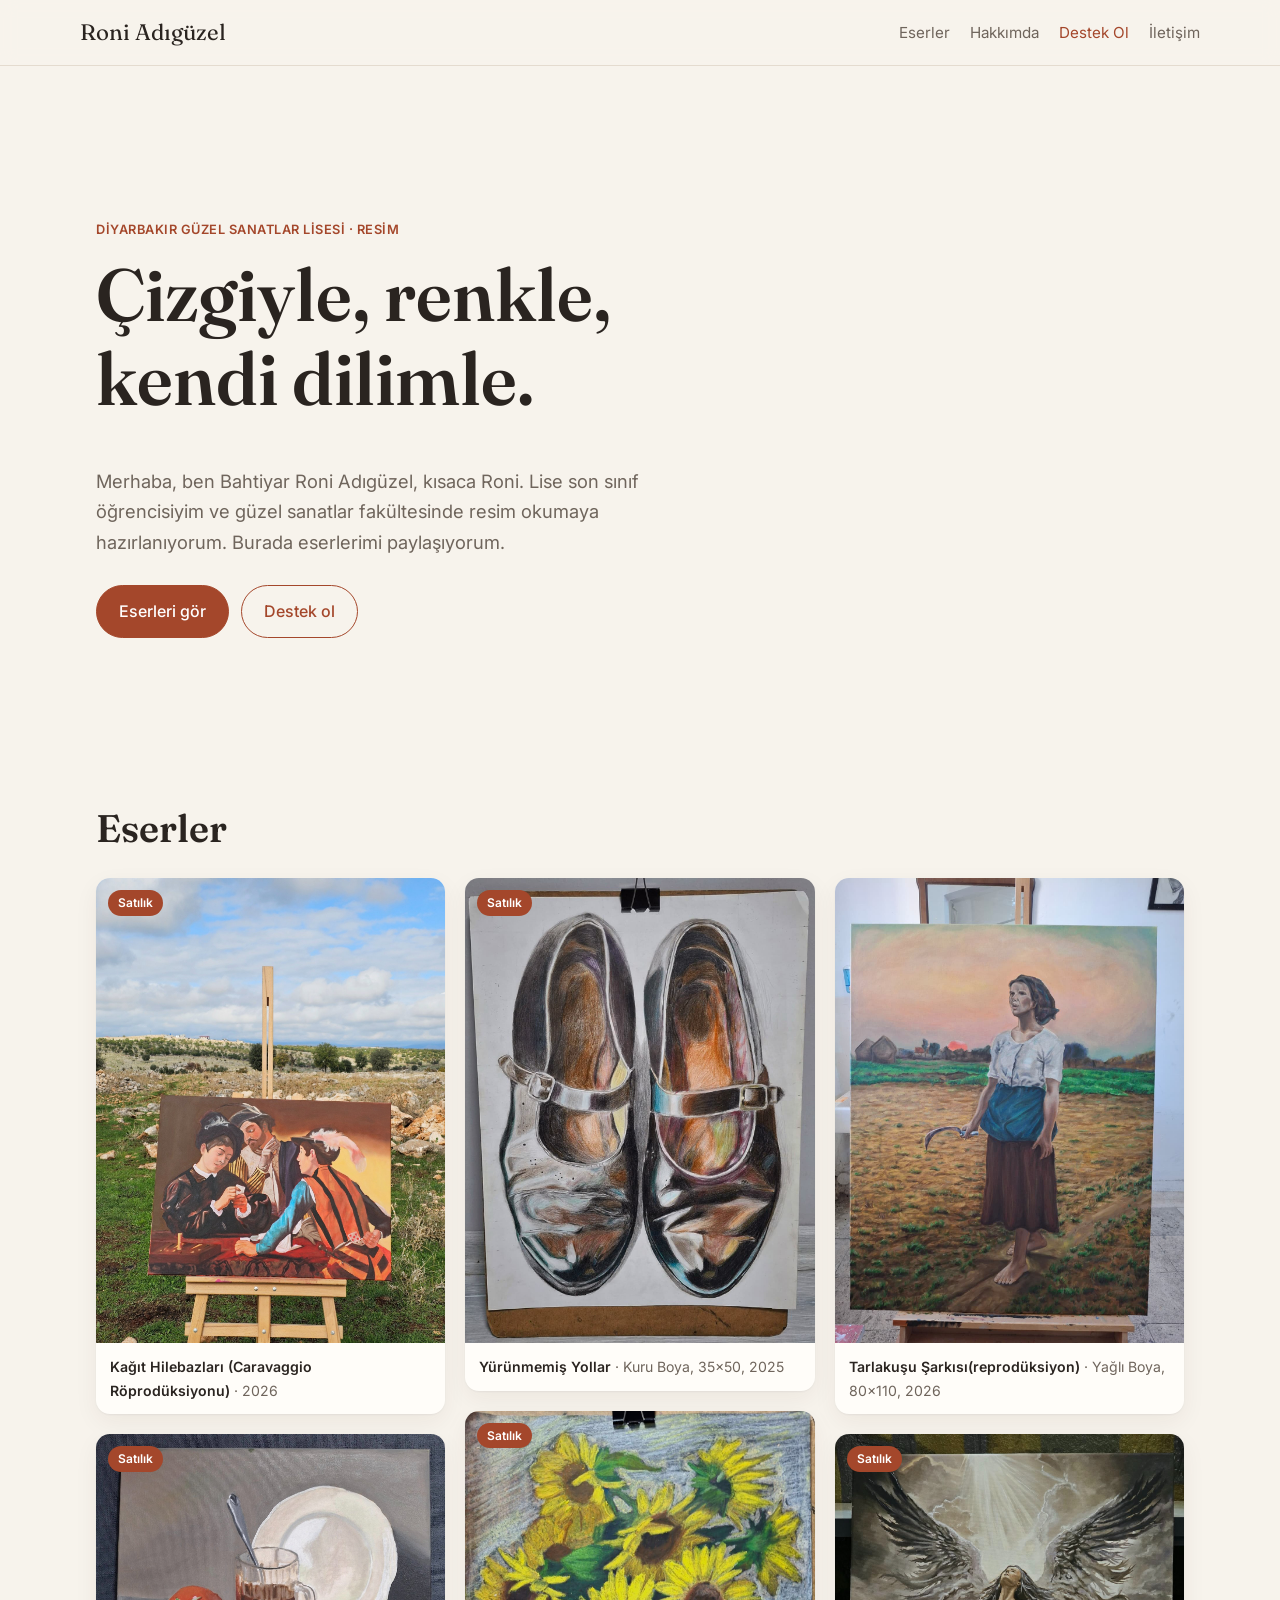
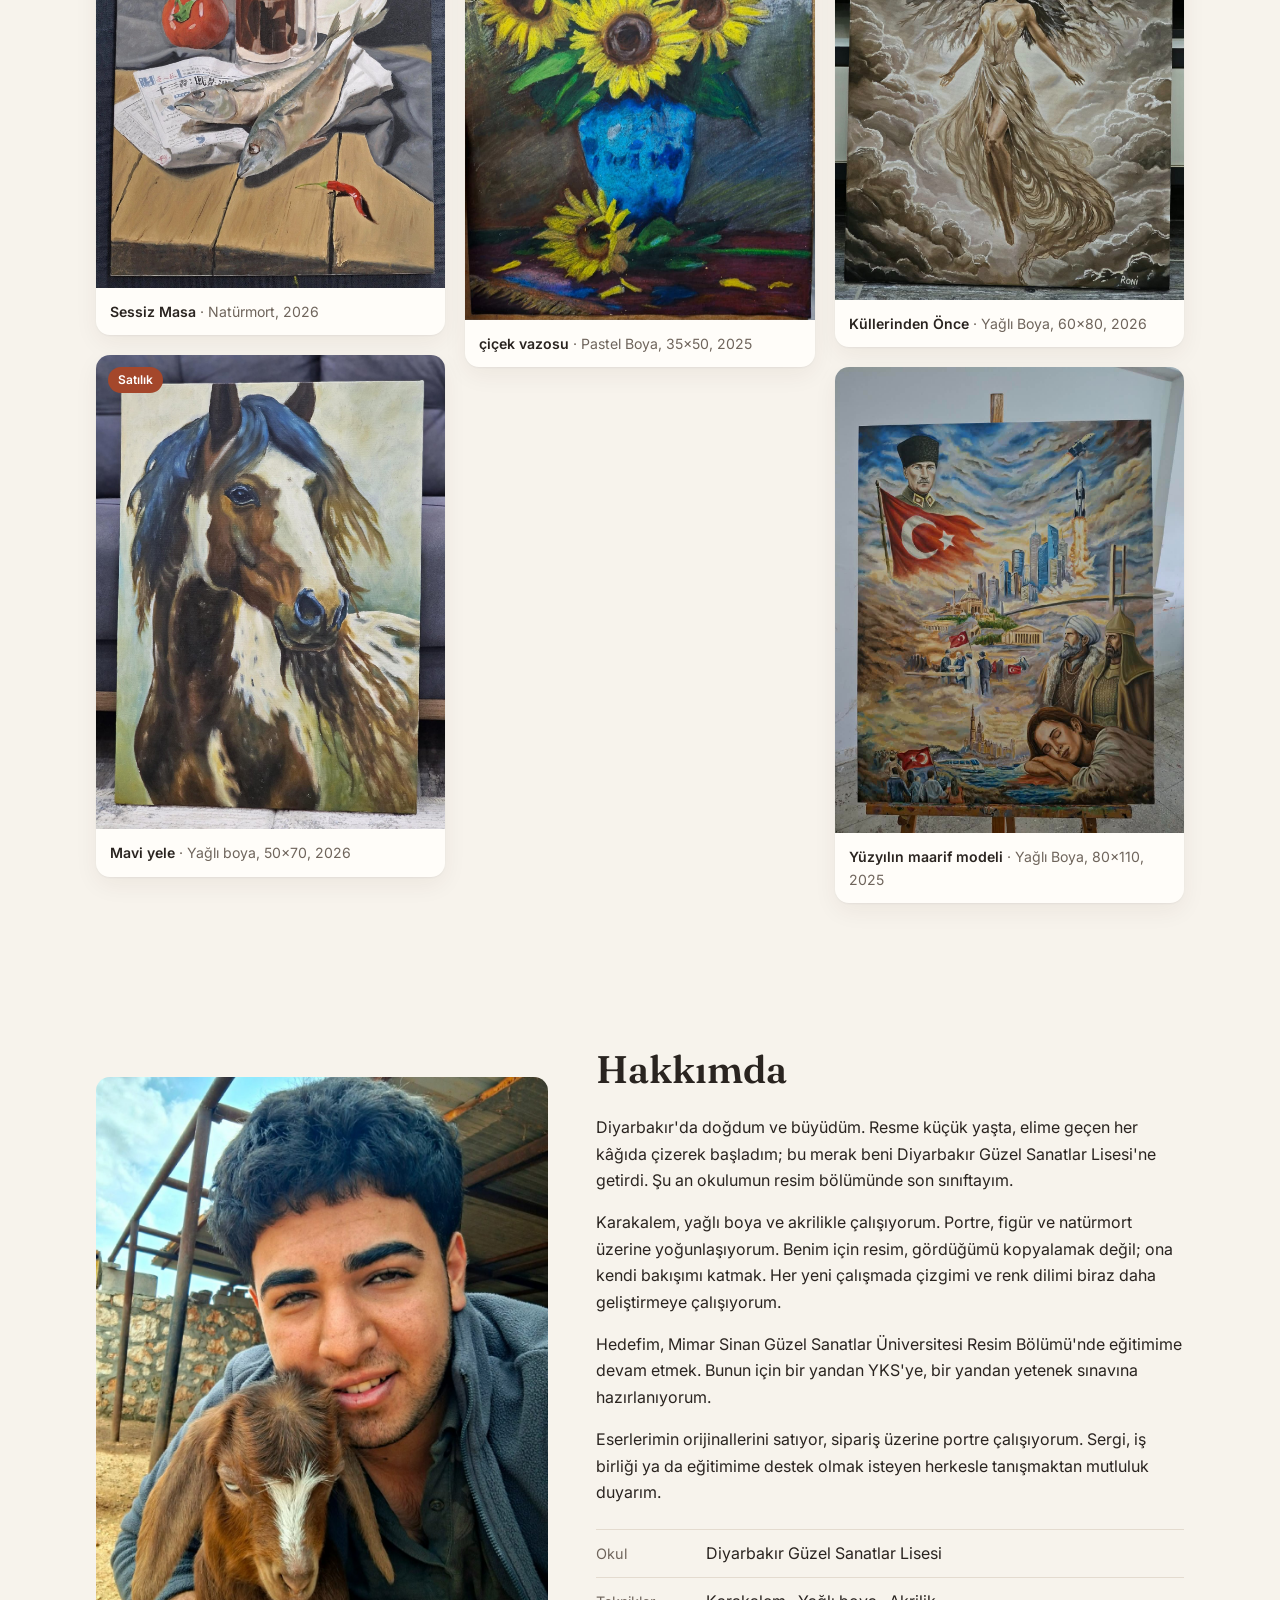
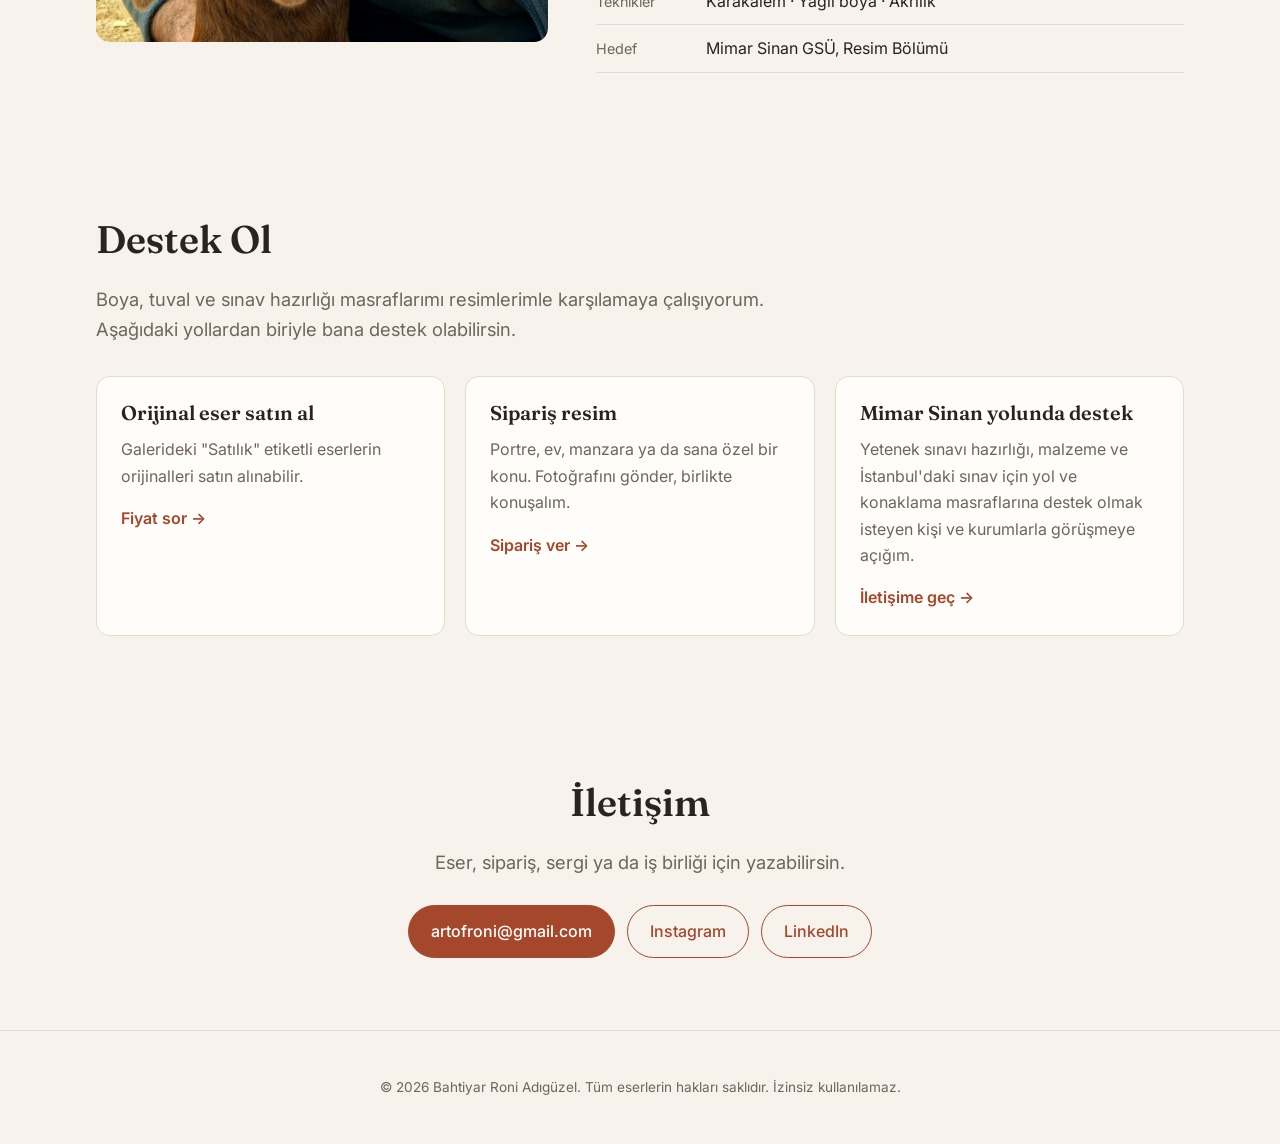
<file: index.html>
<!doctype html>
<html lang="tr">
<head>
  <meta charset="utf-8">
  <meta name="viewport" content="width=device-width, initial-scale=1">
  <title>Bahtiyar Roni Adıgüzel — Resim Portfolyosu</title>
  <meta name="description" content="Diyarbakır Güzel Sanatlar Lisesi öğrencisi Bahtiyar Roni Adıgüzel'in resimleri. Orijinal eser ve sipariş için iletişime geçin.">
  <!-- Sosyal medyada paylaşınca görünecek önizleme -->
  <meta property="og:title" content="Bahtiyar Roni Adıgüzel — Resim Portfolyosu">
  <meta property="og:description" content="Diyarbakır'dan genç bir ressamın eserleri.">
  <meta property="og:image" content="images/kapak.jpg">
  <link rel="preconnect" href="https://fonts.googleapis.com">
  <link rel="preconnect" href="https://fonts.gstatic.com" crossorigin>
  <link href="https://fonts.googleapis.com/css2?family=Fraunces:opsz,wght@9..144,400;9..144,600&family=Inter:wght@400;500;600&display=swap" rel="stylesheet">
  <link rel="stylesheet" href="style.css">
  <!-- Google'da isimle aranınca doğru tanınması için -->
  <script type="application/ld+json">
  {
    "@context": "https://schema.org",
    "@type": "Person",
    "name": "Bahtiyar Roni Adıgüzel",
    "alternateName": "Roni Adıgüzel",
    "email": "mailto:artofroni@gmail.com",
    "jobTitle": "Ressam, Güzel Sanatlar Lisesi öğrencisi",
    "affiliation": { "@type": "School", "name": "Diyarbakır Güzel Sanatlar Lisesi" }
  }
  </script>
</head>
<body>

  <header class="nav">
    <a href="#" class="logo">Roni Adıgüzel</a>
    <button class="menu-btn" id="menu-btn" aria-label="Menü" aria-expanded="false"><span></span><span></span></button>
    <nav>
      <a href="#eserler">Eserler</a>
      <a href="#hakkimda">Hakkımda</a>
      <a href="#destek">Destek Ol</a>
      <a href="#iletisim">İletişim</a>
    </nav>
  </header>

  <section class="hero">
    <p class="eyebrow">Diyarbakır Güzel Sanatlar Lisesi · Resim</p>
    <h1>Çizgiyle, renkle,<br>kendi dilimle.</h1>
    <p class="lead">
      Merhaba, ben Bahtiyar Roni Adıgüzel, kısaca Roni. Lise son sınıf öğrencisiyim ve güzel sanatlar fakültesinde
      resim okumaya hazırlanıyorum. Burada eserlerimi paylaşıyorum.
    </p>
    <div class="hero-actions">
      <a href="#eserler" class="btn">Eserleri gör</a>
      <a href="#destek" class="btn btn-ghost">Destek ol</a>
    </div>
  </section>

  <section id="eserler" class="section">
    <div class="section-head">
      <h2>Eserler</h2>
    </div>
    <div class="gallery" id="gallery"></div>
  </section>

  <section id="hakkimda" class="section about">
    <div class="about-img empty" id="about-img">
      <img alt="Bahtiyar Roni Adıgüzel">
    </div>
    <div>
      <h2>Hakkımda</h2>
      <!-- Bu metni Roni kendi cümleleriyle yeniden yazmalı -->
      <p>
        Diyarbakır'da doğdum ve büyüdüm. Resme küçük yaşta, elime geçen her kâğıda
        çizerek başladım; bu merak beni Diyarbakır Güzel Sanatlar Lisesi'ne getirdi.
        Şu an okulumun resim bölümünde son sınıftayım.
      </p>
      <p>
        Karakalem, yağlı boya ve akrilikle çalışıyorum. Portre, figür ve natürmort
        üzerine yoğunlaşıyorum. Benim için resim, gördüğümü kopyalamak değil; ona
        kendi bakışımı katmak. Her yeni çalışmada çizgimi ve renk dilimi biraz daha
        geliştirmeye çalışıyorum.
      </p>
      <p>
        Hedefim, Mimar Sinan Güzel Sanatlar Üniversitesi Resim Bölümü'nde eğitimime
        devam etmek. Bunun için bir yandan YKS'ye, bir yandan yetenek sınavına
        hazırlanıyorum.
      </p>
      <p>
        Eserlerimin orijinallerini satıyor, sipariş üzerine portre çalışıyorum.
        Sergi, iş birliği ya da eğitimime destek olmak isteyen herkesle tanışmaktan
        mutluluk duyarım.
      </p>
      <ul class="facts">
        <li><span>Okul</span>Diyarbakır Güzel Sanatlar Lisesi</li>
        <li><span>Teknikler</span>Karakalem · Yağlı boya · Akrilik</li>
        <li><span>Hedef</span>Mimar Sinan GSÜ, Resim Bölümü</li>
      </ul>
    </div>
  </section>

  <section id="destek" class="section">
    <h2>Destek Ol</h2>
    <p class="lead narrow">
      Boya, tuval ve sınav hazırlığı masraflarımı resimlerimle karşılamaya çalışıyorum.
      Aşağıdaki yollardan biriyle bana destek olabilirsin.
    </p>
    <div class="cards">
      <article class="card">
        <h3>Orijinal eser satın al</h3>
        <p>Galerideki "Satılık" etiketli eserlerin orijinalleri satın alınabilir.</p>
        <a href="#iletisim" class="link">Fiyat sor →</a>
      </article>
      <article class="card">
        <h3>Sipariş resim</h3>
        <p>Portre, ev, manzara ya da sana özel bir konu. Fotoğrafını gönder, birlikte konuşalım.</p>
        <a href="#iletisim" class="link">Sipariş ver →</a>
      </article>
      <article class="card">
        <h3>Mimar Sinan yolunda destek</h3>
        <p>Yetenek sınavı hazırlığı, malzeme ve İstanbul'daki sınav için yol ve konaklama masraflarına destek olmak isteyen kişi ve kurumlarla görüşmeye açığım.</p>
        <a href="#iletisim" class="link">İletişime geç →</a>
      </article>
    </div>
  </section>

  <section id="iletisim" class="section contact">
    <h2>İletişim</h2>
    <p class="lead narrow">Eser, sipariş, sergi ya da iş birliği için yazabilirsin.</p>
    <div class="contact-links">
      <a class="btn" href="mailto:artofroni@gmail.com">artofroni@gmail.com</a>
      <!-- WhatsApp: numarayı ülke koduyla yaz (ör. 905xxxxxxxxx) ve satırın yorumunu kaldır.
           Roni'nin değil, sipariş takibini yapacak aile üyesinin numarası olması önerilir.
      <a class="btn btn-ghost" href="https://wa.me/90XXXXXXXXXX" target="_blank" rel="noopener">WhatsApp</a> -->
      <!-- Instagram ve LinkedIn admin.html'den girilir; boşsa gizli kalır -->
      <a class="btn btn-ghost" id="link-instagram" target="_blank" rel="noopener" hidden>Instagram</a>
      <a class="btn btn-ghost" id="link-linkedin" target="_blank" rel="noopener" hidden>LinkedIn</a>
    </div>
  </section>

  <footer class="footer">
    <p>© <span id="year"></span> Bahtiyar Roni Adıgüzel. Tüm eserlerin hakları saklıdır. İzinsiz kullanılamaz.</p>
  </footer>

  <div class="lightbox" id="lightbox" hidden>
    <button class="lb-close" aria-label="Kapat">×</button>
    <button class="lb-prev" aria-label="Önceki">‹</button>
    <figure>
      <img id="lb-img" alt="">
      <figcaption id="lb-cap"></figcaption>
    </figure>
    <button class="lb-next" aria-label="Sonraki">›</button>
  </div>

  <script src="main.js"></script>
</body>
</html>
</file>
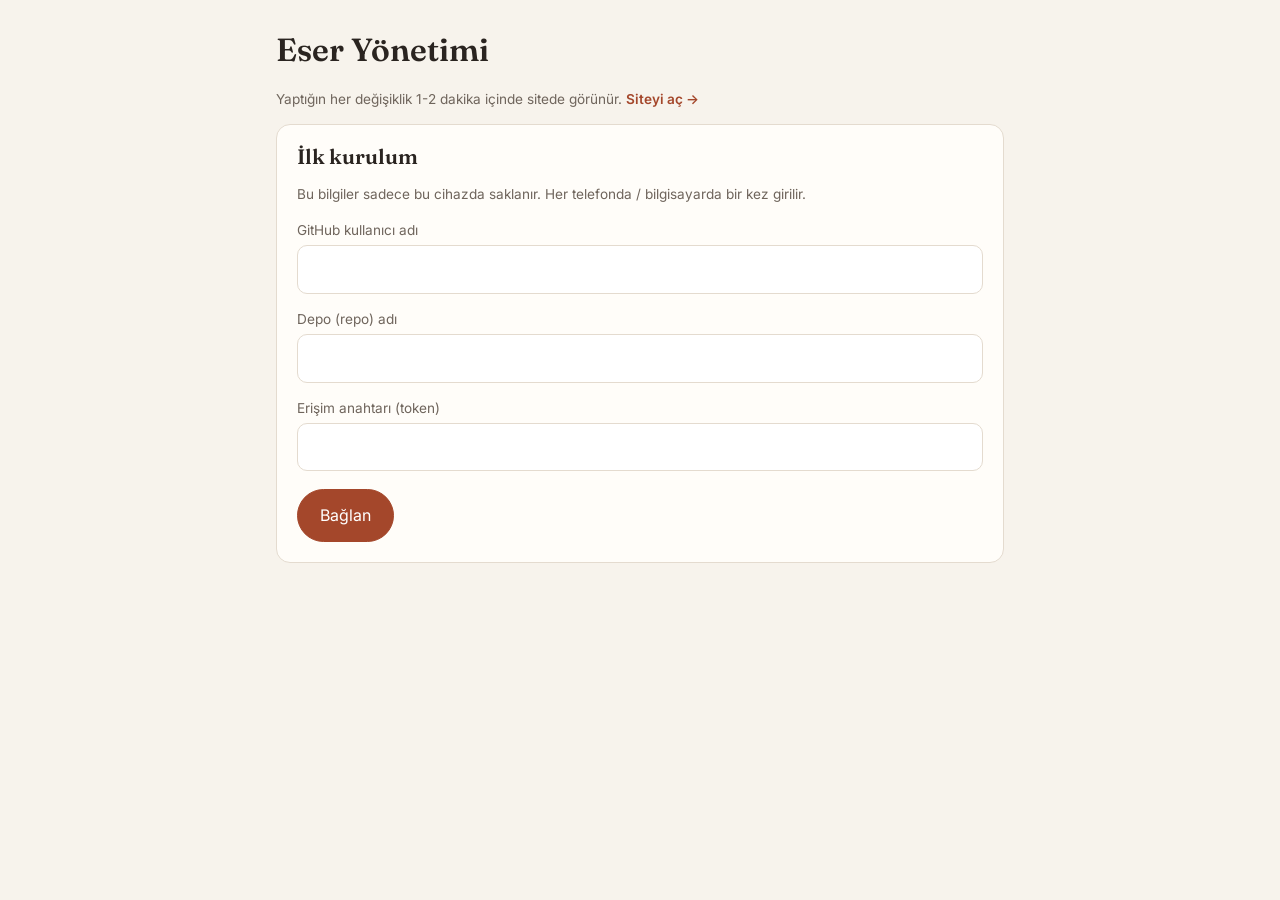
<file: admin.html>
<!doctype html>
<html lang="tr">
<head>
  <meta charset="utf-8">
  <meta name="viewport" content="width=device-width, initial-scale=1">
  <meta name="robots" content="noindex, nofollow">
  <title>Eser Yönetimi</title>
  <link rel="preconnect" href="https://fonts.googleapis.com">
  <link rel="preconnect" href="https://fonts.gstatic.com" crossorigin>
  <link href="https://fonts.googleapis.com/css2?family=Fraunces:opsz,wght@9..144,400;9..144,600&family=Inter:wght@400;500;600&display=swap" rel="stylesheet">
  <link rel="stylesheet" href="style.css">
  <style>
    .admin { max-width: 760px; margin: 0 auto; padding: 32px 16px 96px; }
    .admin h1 { font-size: 2rem; }
    .admin h2 { font-size: 1.3rem; }
    .panel { background: var(--surface); border: 1px solid var(--line); border-radius: var(--radius); padding: 20px; margin-bottom: 24px; }
    label { display: block; font-size: .85rem; color: var(--muted); margin: 14px 0 4px; }
    input, select { width: 100%; font: inherit; padding: 10px 12px; border: 1px solid var(--line); border-radius: 10px; background: #fff; color: var(--text); }
    .row { display: grid; grid-template-columns: 1fr 1fr; gap: 12px; }
    button.btn { cursor: pointer; font: inherit; margin-top: 18px; }
    .hint { font-size: .85rem; color: var(--muted); }
    .item { display: grid; grid-template-columns: 72px 1fr auto; gap: 12px; align-items: center; padding: 12px 0; border-bottom: 1px solid var(--line); }
    .item:last-child { border-bottom: 0; }
    .item img { width: 72px; height: 72px; object-fit: cover; border-radius: 8px; background: var(--accent-soft); }
    .item .meta { font-size: .85rem; color: var(--muted); }
    .actions { display: flex; gap: 6px; align-items: center; }
    .actions select { width: auto; padding: 6px 8px; }
    .icon { border: 1px solid var(--line); background: #fff; border-radius: 8px; padding: 6px 10px; cursor: pointer; font: inherit; color: var(--text); }
    .icon:disabled { opacity: .35; cursor: default; }
    .icon.danger { color: #b3261e; }
    .profil-foto { width: 96px; height: 120px; border-radius: 10px; overflow: hidden; background: var(--accent-soft); }
    .profil-foto img { width: 100%; height: 100%; object-fit: cover; }
    #status { position: fixed; left: 50%; bottom: 20px; transform: translateX(-50%); z-index: 20;
      background: var(--text); color: var(--bg); padding: 10px 18px; border-radius: 999px; font-size: .9rem; max-width: calc(100% - 32px); }
    @media (max-width: 560px) {
      .row { grid-template-columns: 1fr; }
      .item { grid-template-columns: 56px 1fr; }
      .item img { width: 56px; height: 56px; }
      .actions { grid-column: 1 / -1; flex-wrap: wrap; }
      .actions select { flex: 1; padding: 10px; }
      .icon { padding: 10px 14px; }
      .admin button.btn { width: 100%; }
    }
  </style>
</head>
<body>
<main class="admin">
  <h1>Eser Yönetimi</h1>
  <p class="hint">Yaptığın her değişiklik 1-2 dakika içinde sitede görünür. <a href="./" class="link">Siteyi aç →</a></p>

  <section class="panel" id="setup" hidden>
    <h2>İlk kurulum</h2>
    <p class="hint">Bu bilgiler sadece bu cihazda saklanır. Her telefonda / bilgisayarda bir kez girilir.</p>
    <label for="owner">GitHub kullanıcı adı</label><input id="owner" autocapitalize="off">
    <label for="repo">Depo (repo) adı</label><input id="repo" autocapitalize="off">
    <label for="token">Erişim anahtarı (token)</label><input id="token" type="password" autocomplete="off">
    <button class="btn" id="saveSetup">Bağlan</button>
  </section>

  <div id="app" hidden>
    <section class="panel">
      <h2>Yeni eser ekle</h2>
      <form id="addForm">
        <label for="file">Fotoğraf</label><input type="file" id="file" accept="image/*" required>
        <label for="baslik">Eser adı</label><input id="baslik" required>
        <div class="row">
          <div><label for="teknik">Teknik</label><input id="teknik" placeholder="Yağlı boya"></div>
          <div><label for="olcu">Ölçü</label><input id="olcu" placeholder="50×70 cm"></div>
        </div>
        <div class="row">
          <div><label for="yil">Yıl</label><input id="yil" type="number" inputmode="numeric"></div>
          <div><label for="durum">Durum</label><select id="durum"></select></div>
        </div>
        <button class="btn" type="submit">Eseri ekle</button>
      </form>
    </section>

    <section class="panel">
      <h2>Eserler (<span id="count">0</span>)</h2>
      <p class="hint">Sitede bu sırayla görünür. Durumu değiştirmek için listeden seçmen yeterli.</p>
      <div id="list"></div>
    </section>

    <section class="panel">
      <h2>Profil ve bağlantılar</h2>
      <p class="hint">Hakkımda bölümündeki fotoğraf ve İletişim'deki düğmeler. Boş bırakılan düğme sitede görünmez.</p>
      <form id="profilForm">
        <div class="profil-foto"><img id="fotoOnizleme" alt="" hidden></div>
        <label for="foto">Roni'nin fotoğrafı (değiştirmek için seç)</label><input type="file" id="foto" accept="image/*">
        <label for="instagram">Instagram kullanıcı adı</label><input id="instagram" placeholder="ör. artofroni" autocapitalize="off">
        <label for="linkedin">LinkedIn kullanıcı adı</label><input id="linkedin" placeholder="ör. roniadiguzel" autocapitalize="off">
        <button class="btn" type="submit">Kaydet</button>
      </form>
    </section>

    <p><a href="#" id="logout" class="link">Bu cihazdan çıkış yap</a></p>
  </div>
</main>
<div id="status" hidden></div>

<script>
const KEY = "roni-admin";
const DURUM = [["", "Sergide"], ["satilik", "Satılık"], ["satildi", "Satıldı"]];
const $ = id => document.getElementById(id);
const esc = s => String(s ?? "").replace(/[&<>"']/g, c => ({ "&": "&amp;", "<": "&lt;", ">": "&gt;", '"': "&quot;", "'": "&#39;" }[c]));

let cfg = null;
try { cfg = JSON.parse(localStorage.getItem(KEY)); } catch {}
let eserler = [], jsonSha = null, busy = false;
let ayarlar = {}, ayarSha = null;

// "@ad", "instagram.com/ad" veya tam link yazılsa da sadece kullanıcı adını al
const kullanici = s => s.trim()
  .replace(/^https?:\/\/(www\.)?/i, "")
  .replace(/^(instagram\.com|linkedin\.com\/in)\//i, "")
  .replace(/^@/, "")
  .replace(/[/?#].*$/, "");

function toast(msg, ms = 2500) {
  const s = $("status");
  s.textContent = msg; s.hidden = false;
  clearTimeout(toast.t);
  if (ms) toast.t = setTimeout(() => s.hidden = true, ms);
}

// Türkçe karakterler için UTF-8 güvenli base64
const toB64 = str => { let bin = ""; new TextEncoder().encode(str).forEach(b => bin += String.fromCharCode(b)); return btoa(bin); };
const fromB64 = b64 => new TextDecoder().decode(Uint8Array.from(atob(b64.replace(/\n/g, "")), c => c.charCodeAt(0)));

async function api(url, opts = {}) {
  const res = await fetch("https://api.github.com/repos/" + url, {
    method: opts.method || "GET",
    body: opts.body,
    cache: "no-store",
    headers: { Authorization: `Bearer ${cfg.token}`, Accept: "application/vnd.github+json" }
  });
  if (res.status === 404 && opts.allow404) return null;
  if (!res.ok) {
    const msg = (await res.json().catch(() => ({}))).message || res.status;
    throw new Error(res.status === 401 ? "Erişim anahtarı geçersiz veya süresi dolmuş" : msg);
  }
  return res.json();
}
const file = (path, opts) => api(`${cfg.owner}/${cfg.repo}/contents/${path}`, opts);
const raw = path => `https://raw.githubusercontent.com/${cfg.owner}/${cfg.repo}/HEAD/${path}`;

async function load() {
  const [f, a] = await Promise.all([
    file("eserler.json", { allow404: true }),
    file("ayarlar.json", { allow404: true })
  ]);
  eserler = f ? JSON.parse(fromB64(f.content)) : [];
  jsonSha = f ? f.sha : null;
  ayarlar = a ? JSON.parse(fromB64(a.content)) : {};
  ayarSha = a ? a.sha : null;
  render();
}

async function putJson(path, data, sha, message) {
  const body = { message, content: toB64(JSON.stringify(data, null, 2) + "\n") };
  if (sha) body.sha = sha;
  const r = await file(path, { method: "PUT", body: JSON.stringify(body) });
  return r.content.sha;
}

async function saveJson(message) {
  jsonSha = await putJson("eserler.json", eserler, jsonSha, message);
}

// Telefondan gelen büyük fotoğrafları küçült (en uzun kenar 1800 px)
function resize(img, max = 1800) {
  return new Promise((ok, fail) => {
    const el = new Image();
    el.onload = () => {
      const k = Math.min(1, max / Math.max(el.width, el.height));
      const c = document.createElement("canvas");
      c.width = Math.round(el.width * k);
      c.height = Math.round(el.height * k);
      c.getContext("2d").drawImage(el, 0, 0, c.width, c.height);
      URL.revokeObjectURL(el.src);
      ok(c.toDataURL("image/jpeg", 0.85).split(",")[1]);
    };
    el.onerror = () => fail(new Error("Fotoğraf okunamadı"));
    el.src = URL.createObjectURL(img);
  });
}

// Aynı anda tek işlem; hata olursa listeyi GitHub'daki hâline geri yükle
async function run(msg, fn, done) {
  if (busy) { toast("Önceki işlem bitiyor, biraz bekle"); render(); return; }
  busy = true; toast(msg, 0);
  try { await fn(); render(); toast(done); }
  catch (e) { await load().catch(() => {}); toast("Hata: " + e.message, 6000); }
  finally { busy = false; }
}

function render() {
  renderList();
  renderProfil();
}

function renderProfil() {
  $("instagram").value = ayarlar.instagram || "";
  $("linkedin").value = ayarlar.linkedin || "";
  const img = $("fotoOnizleme");
  if (ayarlar.foto) {
    img.src = raw(ayarlar.foto.split("?")[0]) + "?v=" + Date.now();
    img.hidden = false;
  }
}

function renderList() {
  $("count").textContent = eserler.length;
  $("list").innerHTML = eserler.length ? eserler.map((e, i) => `
    <div class="item">
      <img src="${raw(e.dosya)}" alt="" loading="lazy" onerror="this.onerror=null;this.removeAttribute('src')">
      <div>
        <strong>${esc(e.baslik)}</strong>
        <div class="meta">${esc([e.teknik, e.olcu, e.yil].filter(Boolean).join(" · "))}</div>
      </div>
      <div class="actions">
        <select class="durum" data-i="${i}" aria-label="Durum">
          ${DURUM.map(([v, t]) => `<option value="${v}" ${(e.durum || "") === v ? "selected" : ""}>${t}</option>`).join("")}
        </select>
        <button class="icon" data-act="up" data-i="${i}" ${i === 0 ? "disabled" : ""} aria-label="Yukarı taşı">↑</button>
        <button class="icon" data-act="down" data-i="${i}" ${i === eserler.length - 1 ? "disabled" : ""} aria-label="Aşağı taşı">↓</button>
        <button class="icon danger" data-act="del" data-i="${i}">Sil</button>
      </div>
    </div>`).join("") : `<p class="hint">Henüz eser yok. Yukarıdan ilk eserini ekle.</p>`;
}

$("durum").innerHTML = DURUM.map(([v, t]) => `<option value="${v}">${t}</option>`).join("");
$("yil").value = new Date().getFullYear();

$("addForm").addEventListener("submit", ev => {
  ev.preventDefault();
  const eser = {
    dosya: `images/eser-${Date.now()}.jpg`,
    baslik: $("baslik").value.trim(),
    teknik: $("teknik").value.trim(),
    olcu: $("olcu").value.trim(),
    yil: +$("yil").value || "",
    durum: $("durum").value
  };
  run("Eser yükleniyor…", async () => {
    const content = await resize($("file").files[0]);
    await file(eser.dosya, { method: "PUT", body: JSON.stringify({ message: `Görsel: ${eser.baslik}`, content }) });
    eserler.unshift(eser);
    await saveJson(`Eser eklendi: ${eser.baslik}`);
    ev.target.reset();
    $("yil").value = new Date().getFullYear();
  }, "Eser eklendi");
});

$("list").addEventListener("change", ev => {
  const s = ev.target.closest(".durum");
  if (!s) return;
  const e = eserler[+s.dataset.i];
  run("Kaydediliyor…", async () => {
    e.durum = s.value;
    await saveJson(`Durum: ${e.baslik} → ${s.selectedOptions[0].text}`);
  }, "Kaydedildi");
});

$("list").addEventListener("click", ev => {
  const b = ev.target.closest("button[data-act]");
  if (!b) return;
  const i = +b.dataset.i, e = eserler[i];
  if (b.dataset.act === "del") {
    if (!confirm(`"${e.baslik}" silinsin mi? Bu geri alınamaz.`)) return;
    run("Siliniyor…", async () => {
      eserler.splice(i, 1);
      await saveJson(`Eser silindi: ${e.baslik}`);
      const f = await file(e.dosya, { allow404: true });
      if (f) await file(e.dosya, { method: "DELETE", body: JSON.stringify({ message: `Görsel silindi: ${e.baslik}`, sha: f.sha }) });
    }, "Silindi");
  } else {
    const j = b.dataset.act === "up" ? i - 1 : i + 1;
    run("Kaydediliyor…", async () => {
      [eserler[i], eserler[j]] = [eserler[j], eserler[i]];
      await saveJson("Sıra değişti");
    }, "Kaydedildi");
  }
});

$("profilForm").addEventListener("submit", ev => {
  ev.preventDefault();
  const yeni = { ...ayarlar, instagram: kullanici($("instagram").value), linkedin: kullanici($("linkedin").value) };
  const foto = $("foto").files[0];
  run("Kaydediliyor…", async () => {
    if (foto) {
      const content = await resize(foto, 1400);
      const mevcut = await file("images/roni.jpg", { allow404: true });
      const body = { message: "Profil fotoğrafı güncellendi", content };
      if (mevcut) body.sha = mevcut.sha;
      await file("images/roni.jpg", { method: "PUT", body: JSON.stringify(body) });
      yeni.foto = "images/roni.jpg?v=" + Date.now();
    }
    ayarSha = await putJson("ayarlar.json", yeni, ayarSha, "Profil ve bağlantılar güncellendi");
    ayarlar = yeni;
    $("foto").value = "";
  }, "Kaydedildi");
});

$("saveSetup").addEventListener("click", async () => {
  cfg = { owner: $("owner").value.trim(), repo: $("repo").value.trim(), token: $("token").value.trim() };
  // "musrates/roni" yazılırsa da çalışsın
  if (cfg.repo.includes("/")) [cfg.owner, cfg.repo] = cfg.repo.split("/").slice(-2);
  if (!/^(github_pat_|ghp_)/.test(cfg.token)) {
    toast("Bu bir erişim anahtarı değil. Anahtar github_pat_ ile başlar; GitHub şifreni yazma.", 8000);
    return;
  }
  toast("Bağlanılıyor…", 0);
  try {
    const repo = await api(`${cfg.owner}/${cfg.repo}`);
    if (!repo.permissions || !repo.permissions.push) throw new Error("Bu anahtarın depoya yazma izni yok");
    await load();
    try { localStorage.setItem(KEY, JSON.stringify(cfg)); } catch {}
    $("setup").hidden = true; $("app").hidden = false;
    toast("Bağlandı");
  } catch (e) {
    toast("Bağlanılamadı: " + e.message, 6000);
  }
});

$("logout").addEventListener("click", ev => {
  ev.preventDefault();
  try { localStorage.removeItem(KEY); } catch {}
  location.reload();
});

if (cfg) {
  $("app").hidden = false;
  toast("Yükleniyor…", 0);
  load().then(() => toast("Hazır")).catch(e => toast("Hata: " + e.message + " (çıkış yapıp yeniden bağlan)", 8000));
} else {
  $("setup").hidden = false;
}
</script>
</body>
</html>
</file>
<file: style.css>
:root {
  --bg: #f7f3ec;
  --surface: #fffdf9;
  --text: #2a2420;
  --muted: #6f655c;
  --accent: #a4472b;       /* Diyarbakır toprağı / kiremit */
  --accent-soft: #f1ddd3;
  --line: #e4dbcf;
  --radius: 14px;
  --max: 1120px;
}

* { box-sizing: border-box; }
[hidden] { display: none !important; }
html { scroll-behavior: smooth; }
body {
  margin: 0;
  font-family: "Inter", system-ui, sans-serif;
  background: var(--bg);
  color: var(--text);
  line-height: 1.65;
}
img { max-width: 100%; display: block; }
h1, h2, h3 { font-family: "Fraunces", Georgia, serif; font-weight: 600; line-height: 1.15; margin: 0 0 .6em; }
h2 { font-size: clamp(1.8rem, 4vw, 2.4rem); }
a { color: inherit; }

/* Menü */
.nav {
  position: sticky; top: 0; z-index: 10;
  display: flex; justify-content: space-between; align-items: center;
  padding: 14px max(16px, calc((100% - var(--max)) / 2));
  background: color-mix(in srgb, var(--bg) 88%, transparent);
  backdrop-filter: blur(8px);
  border-bottom: 1px solid var(--line);
}
.logo { font-family: "Fraunces", serif; font-size: 1.4rem; text-decoration: none; }
.nav nav { display: flex; gap: 20px; }
.nav nav a { text-decoration: none; color: var(--muted); font-size: .95rem; }
.nav nav a:hover, .nav nav a.active { color: var(--accent); }
.menu-btn { display: none; background: none; border: 0; padding: 10px; margin-right: -10px; cursor: pointer; }
.menu-btn span { display: block; width: 22px; height: 2px; background: var(--text); margin: 5px 0; transition: transform .25s; }
section[id] { scroll-margin-top: 64px; }

/* Giriş */
.hero {
  max-width: var(--max); margin: 0 auto;
  padding: clamp(64px, 12vw, 140px) 16px clamp(48px, 8vw, 96px);
}
.eyebrow { color: var(--accent); font-weight: 600; letter-spacing: .04em; text-transform: uppercase; font-size: .8rem; }
.hero h1 { font-size: clamp(2.4rem, 7vw, 4.6rem); max-width: 14ch; }
.lead { font-size: 1.15rem; color: var(--muted); max-width: 46ch; }
.lead.narrow { max-width: 56ch; }
.hero-actions { display: flex; gap: 12px; flex-wrap: wrap; margin-top: 28px; }

.btn {
  display: inline-block; padding: 12px 22px; border-radius: 999px;
  background: var(--accent); color: #fff; text-decoration: none; font-weight: 500;
  border: 1px solid var(--accent); transition: transform .15s;
}
.btn:hover { transform: translateY(-2px); }
.btn-ghost { background: transparent; color: var(--accent); }

/* Bölümler */
.section { max-width: var(--max); margin: 0 auto; padding: 72px 16px; }
.section-head { display: flex; justify-content: space-between; align-items: end; flex-wrap: wrap; gap: 16px; margin-bottom: 28px; }
.section-head h2 { margin: 0; }

.empty-note { color: var(--muted); }

/* Galeri */
.gallery { columns: 3 280px; column-gap: 20px; }
.art {
  position: relative; margin: 0 0 20px; break-inside: avoid; cursor: zoom-in;
  background: var(--surface); border-radius: var(--radius); overflow: hidden;
  box-shadow: 0 1px 2px rgba(0,0,0,.05), 0 8px 24px rgba(60,40,20,.06);
}
.art img { width: 100%; transition: transform .4s; }
.art:hover img { transform: scale(1.03); }
.art figcaption { padding: 12px 14px; font-size: .88rem; color: var(--muted); }
.art figcaption strong { color: var(--text); font-weight: 600; }
.badge {
  position: absolute; top: 12px; left: 12px;
  padding: 3px 10px; border-radius: 999px; font-size: .75rem; font-weight: 600;
}
.badge.satilik { background: var(--accent); color: #fff; }
.badge.satildi { background: rgba(255,255,255,.9); color: var(--muted); }

/* Hakkımda */
.about { display: grid; grid-template-columns: 1fr 1.3fr; gap: 48px; align-items: center; }
.about-img { border-radius: var(--radius); overflow: hidden; aspect-ratio: 4/5; background: var(--accent-soft); }
.about-img img { width: 100%; height: 100%; object-fit: cover; }
.about-img.empty { display: none; }
.about:has(.about-img.empty) { grid-template-columns: minmax(0, 720px); }
.facts { list-style: none; padding: 0; margin: 24px 0 0; border-top: 1px solid var(--line); }
.facts li { padding: 10px 0; border-bottom: 1px solid var(--line); }
.facts span { display: inline-block; width: 110px; color: var(--muted); font-size: .9rem; }

/* Destek kartları */
.cards { display: grid; grid-template-columns: repeat(auto-fit, minmax(240px, 1fr)); gap: 20px; margin-top: 32px; }
.card { background: var(--surface); border: 1px solid var(--line); border-radius: var(--radius); padding: 24px; }
.card h3 { font-size: 1.25rem; }
.card p { color: var(--muted); margin: 0 0 16px; }
.link { color: var(--accent); font-weight: 600; text-decoration: none; }

/* İletişim */
.contact { text-align: center; }
.contact .lead { margin: 0 auto; }
.contact-links { display: flex; gap: 12px; justify-content: center; flex-wrap: wrap; margin-top: 28px; }

.footer { text-align: center; padding: 32px 16px; color: var(--muted); font-size: .85rem; border-top: 1px solid var(--line); }

/* Büyük görüntüleme */
.lightbox {
  position: fixed; inset: 0; z-index: 50;
  display: flex; align-items: center; justify-content: center;
  background: rgba(20,16,12,.94); padding: 16px;
}
.lightbox[hidden] { display: none; }
.lightbox figure { margin: 0; max-width: 90vw; text-align: center; }
.lightbox img { max-height: 80vh; margin: 0 auto; border-radius: 6px; }
.lightbox figcaption { color: #e9e2d8; margin-top: 12px; font-size: .95rem; }
.lightbox button {
  position: absolute; background: none; border: 0; color: #fff;
  font-size: 2.6rem; cursor: pointer; padding: 8px 16px; opacity: .8;
}
.lightbox button:hover { opacity: 1; }
.lb-close { top: 8px; right: 8px; }
.lb-prev { left: 4px; }
.lb-next { right: 4px; }

/* Hareket */
.hero > * { animation: rise .9s cubic-bezier(.2,.7,.2,1) both; }
.hero > :nth-child(2) { animation-delay: .12s; }
.hero > :nth-child(3) { animation-delay: .24s; }
.hero > :nth-child(4) { animation-delay: .36s; }
@keyframes rise { from { opacity: 0; transform: translateY(28px); } }

.reveal { opacity: 0; transform: translateY(28px); transition: opacity .8s ease, transform .8s cubic-bezier(.2,.7,.2,1); }
.reveal.in { opacity: 1; transform: none; }

.card { transition: transform .25s, box-shadow .25s; }
.card:hover { transform: translateY(-4px); box-shadow: 0 12px 28px rgba(60,40,20,.10); }

.lightbox:not([hidden]) img { animation: zoom .35s ease both; }
@keyframes zoom { from { opacity: 0; transform: scale(.96); } }

@media (prefers-reduced-motion: reduce) {
  html { scroll-behavior: auto; }
  *, *::before, *::after { animation: none !important; transition: none !important; }
  .reveal { opacity: 1; transform: none; }
}

/* Telefon */
@media (max-width: 720px) {
  .menu-btn { display: block; }
  .nav nav {
    display: none; position: absolute; top: 100%; left: 0; right: 0;
    flex-direction: column; gap: 0; padding: 4px 16px 12px;
    background: var(--bg); border-bottom: 1px solid var(--line);
    box-shadow: 0 12px 24px rgba(60,40,20,.08);
  }
  .nav.open nav { display: flex; }
  .nav nav a { padding: 14px 0; font-size: 1.05rem; color: var(--text); border-bottom: 1px solid var(--line); }
  .nav nav a:last-child { border-bottom: 0; }
  .nav.open .menu-btn span:first-child { transform: translateY(3.5px) rotate(45deg); }
  .nav.open .menu-btn span:last-child { transform: translateY(-3.5px) rotate(-45deg); }

  .section { padding: 48px 16px; }
  .hero { padding-top: 48px; }
  .hero-actions .btn { flex: 1; text-align: center; }

  .gallery { columns: 2; column-gap: 12px; }
  .art { margin-bottom: 12px; border-radius: 10px; }
  .art figcaption { padding: 8px 10px; font-size: .78rem; line-height: 1.45; }
  .badge { top: 8px; left: 8px; padding: 2px 8px; font-size: .68rem; }

  .about { grid-template-columns: 1fr; gap: 28px; }
  .about-img { max-width: 320px; }
  .facts span { display: block; width: auto; font-size: .8rem; }

  .contact-links .btn { flex: 1 1 100%; }

  .lightbox img { max-height: 72vh; }
  .lb-prev, .lb-next { top: auto; bottom: 12px; }
  .lb-prev { left: 24%; }
  .lb-next { right: 24%; }
}
</file>
